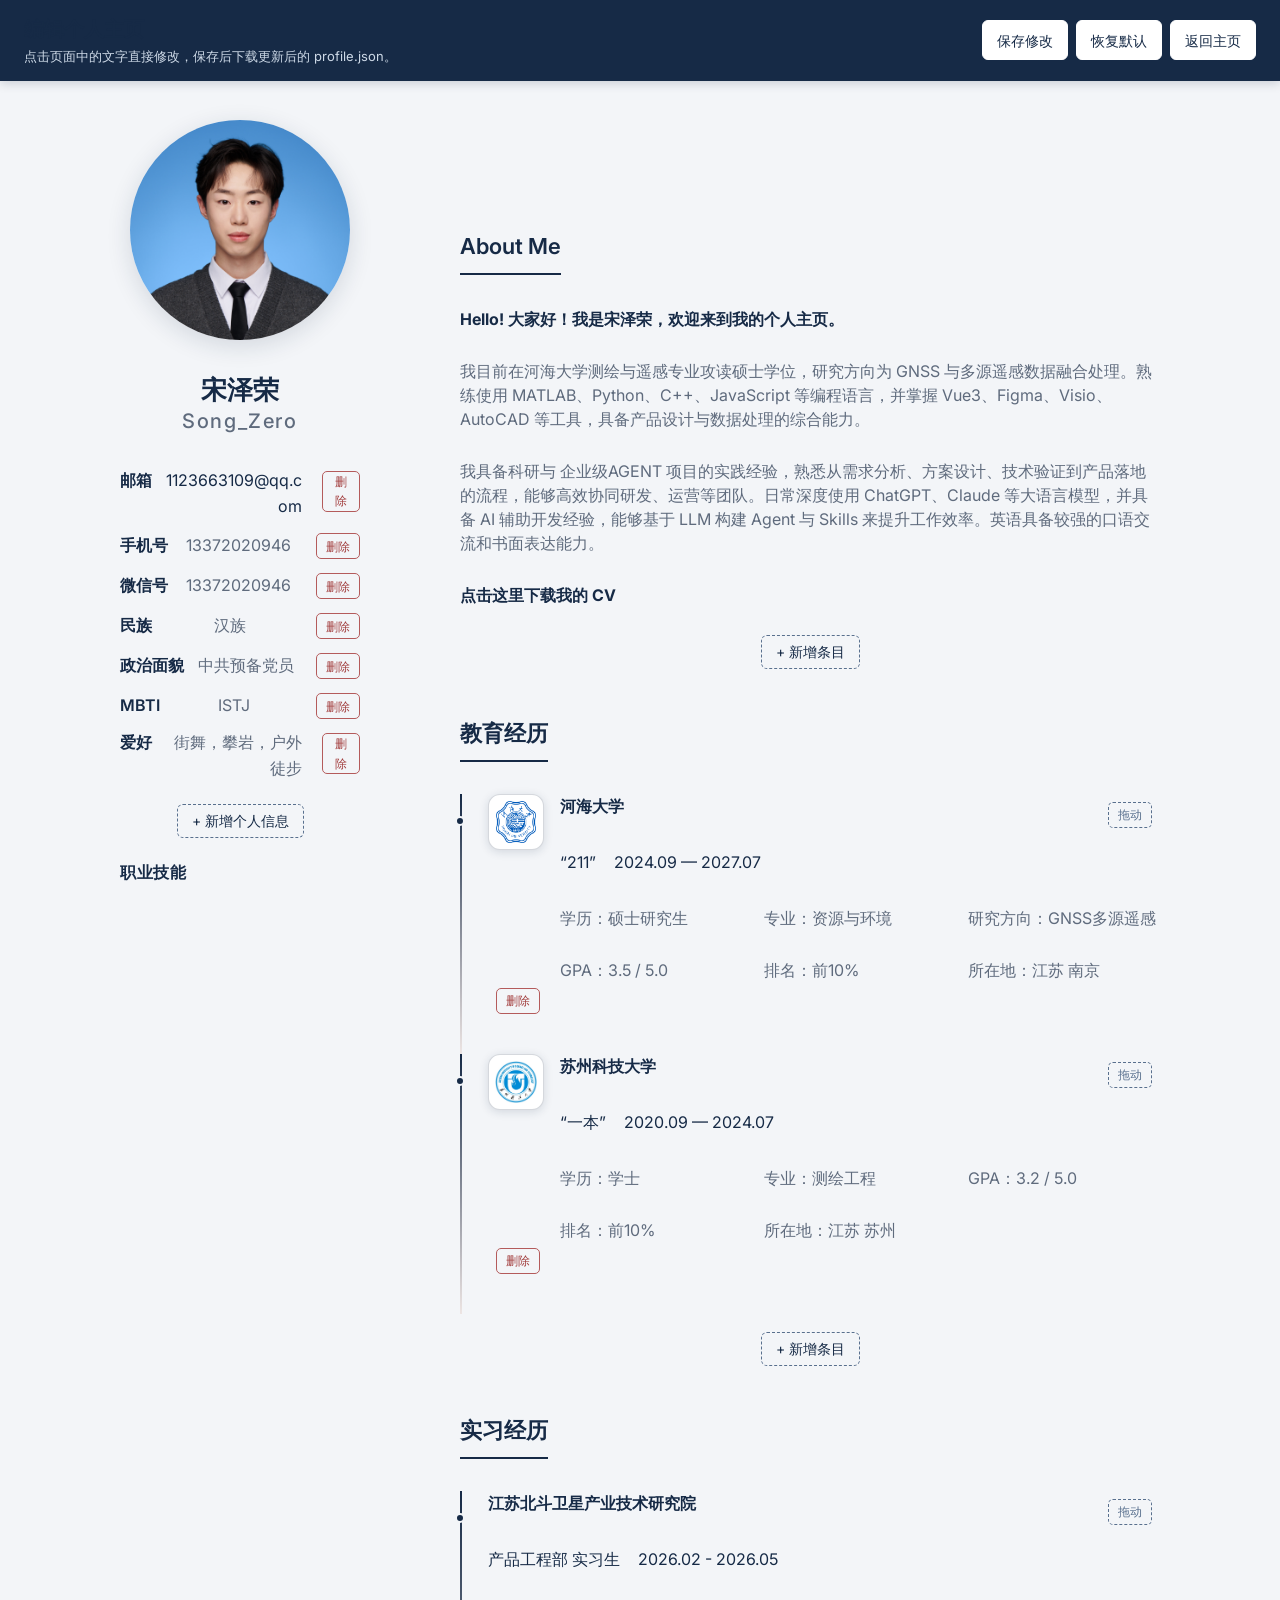
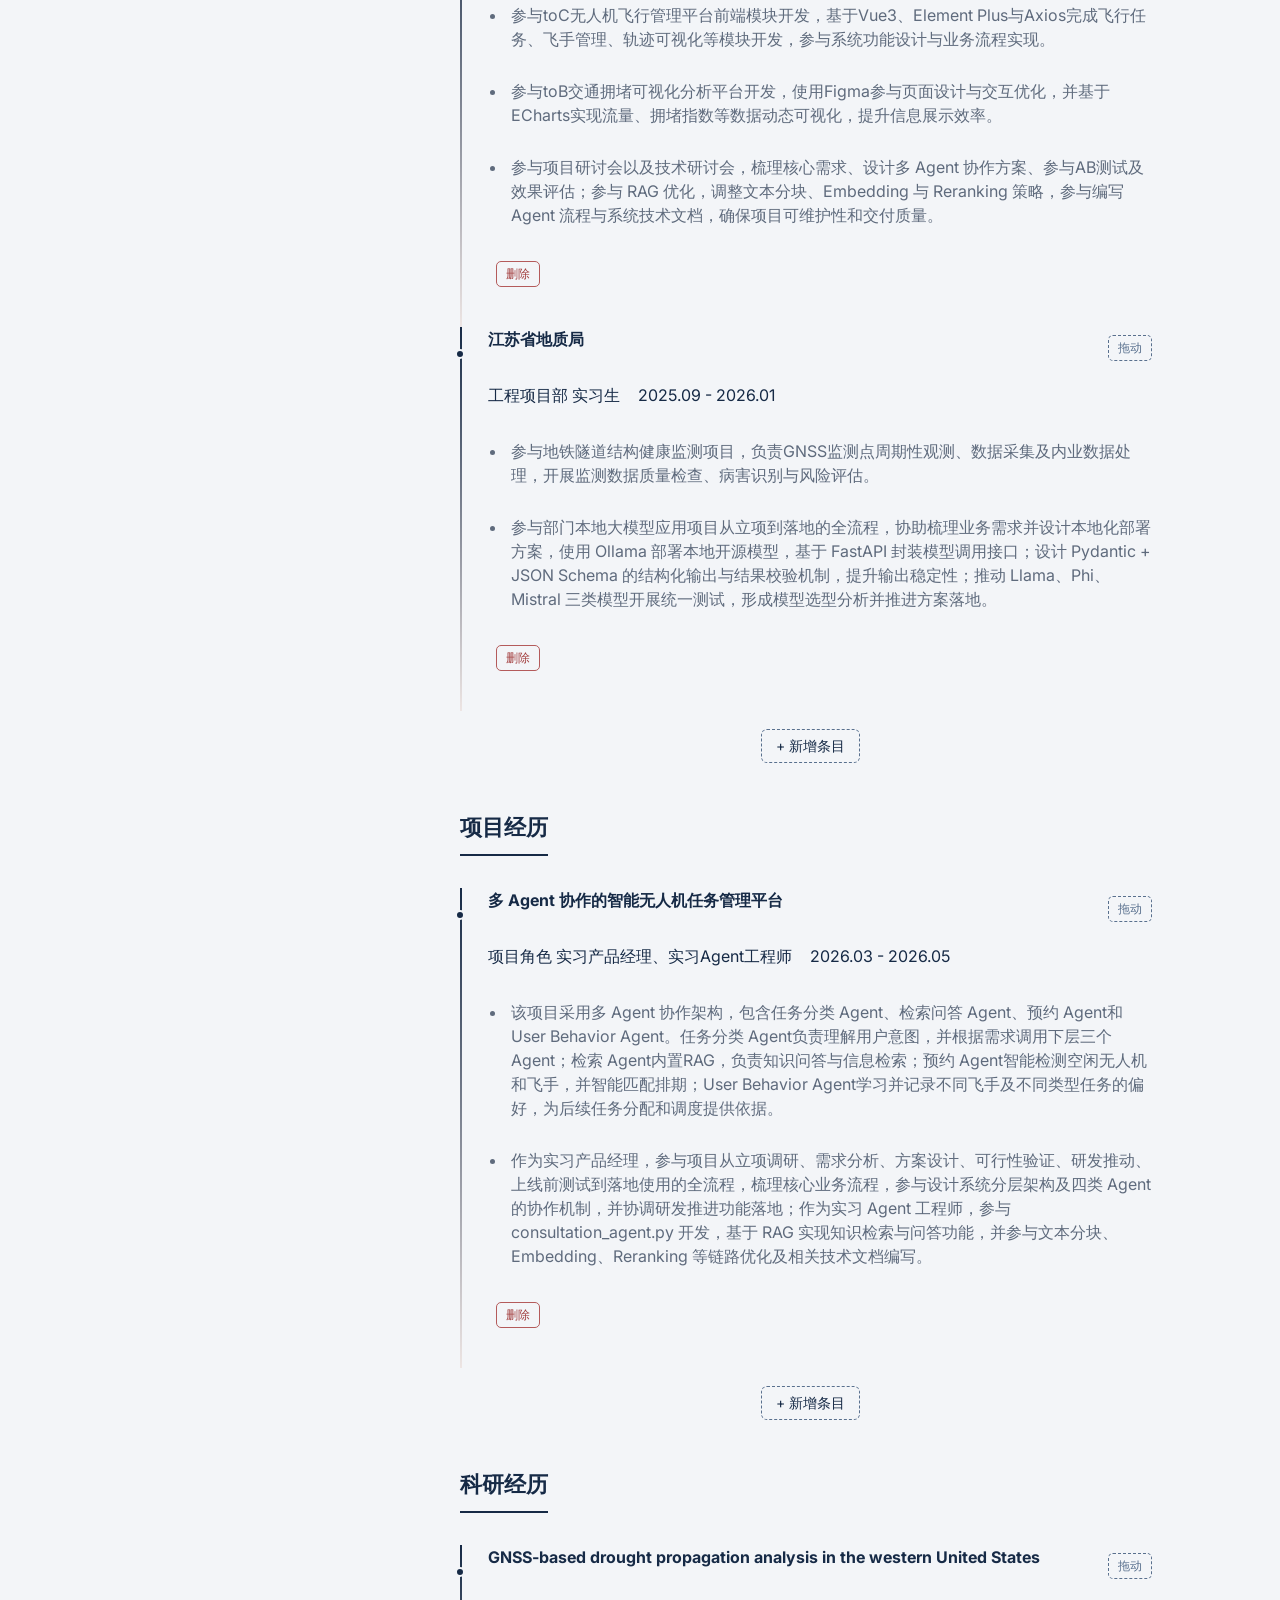
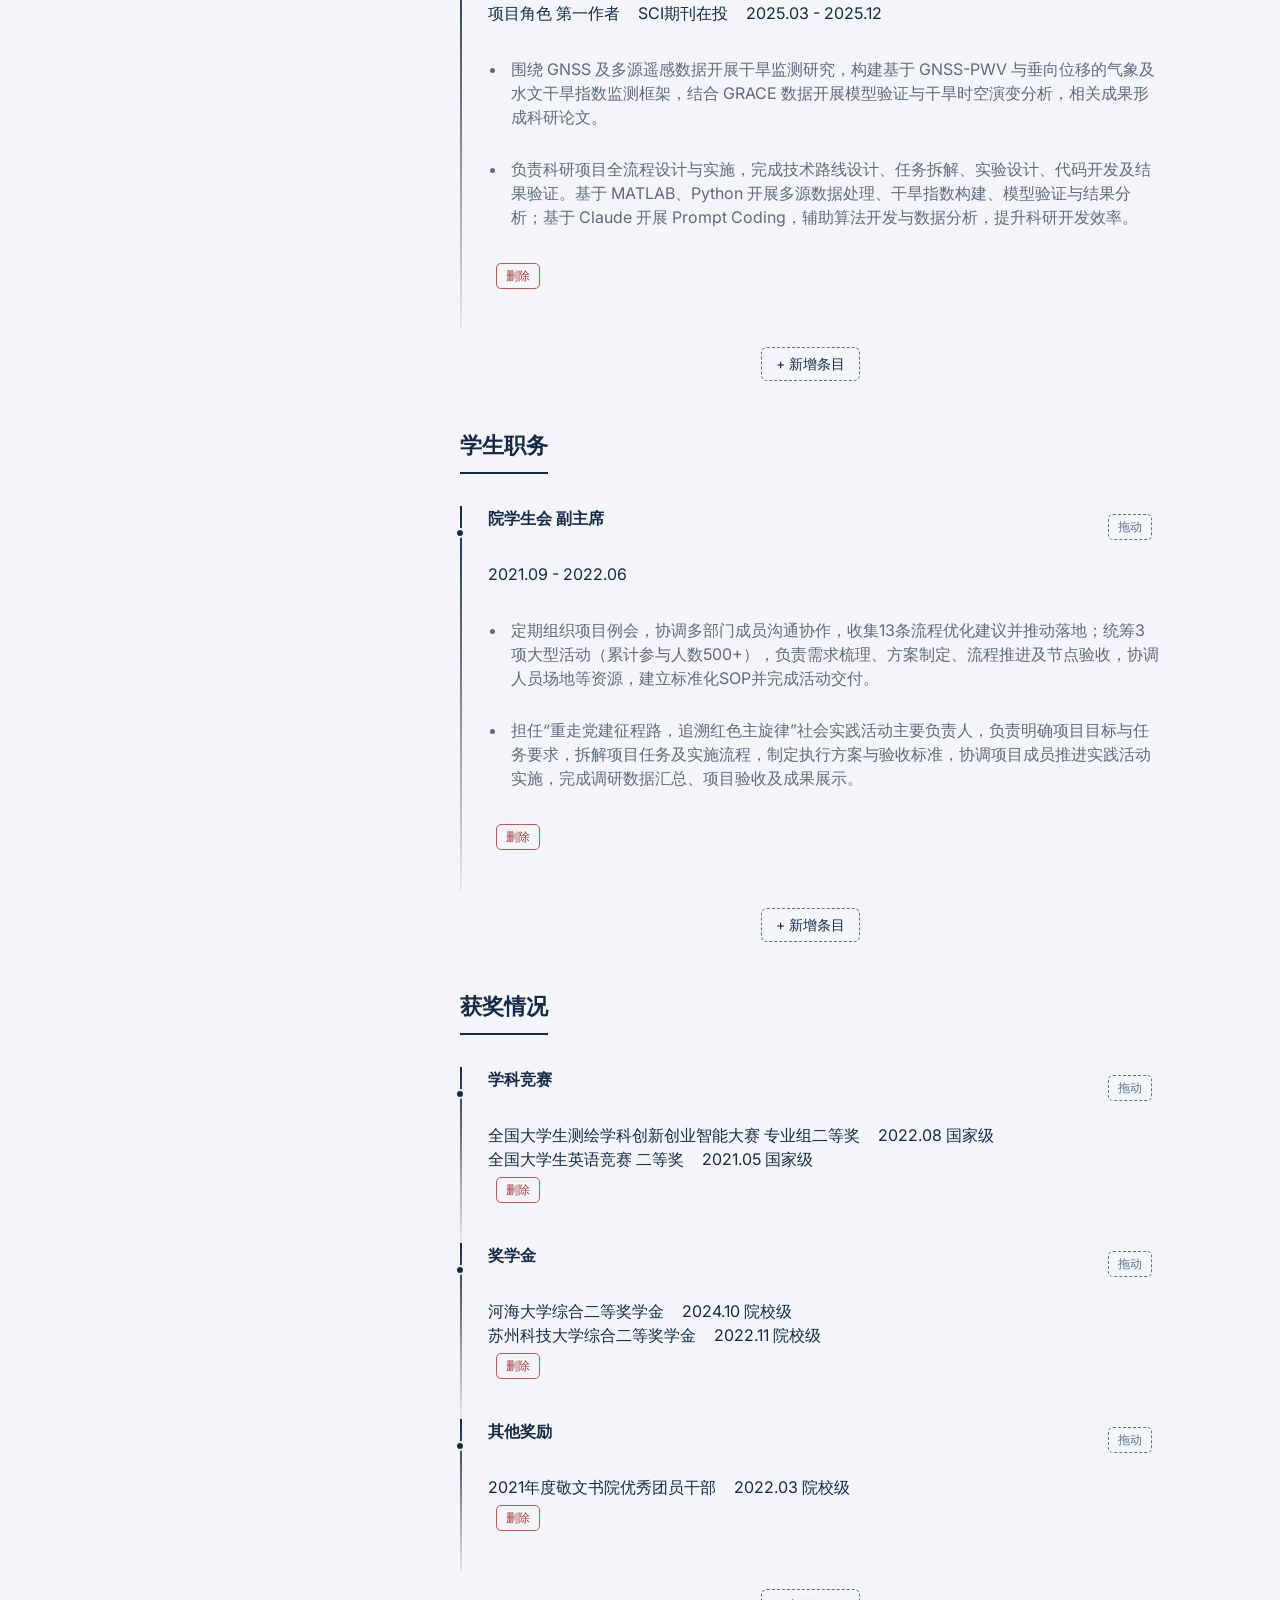
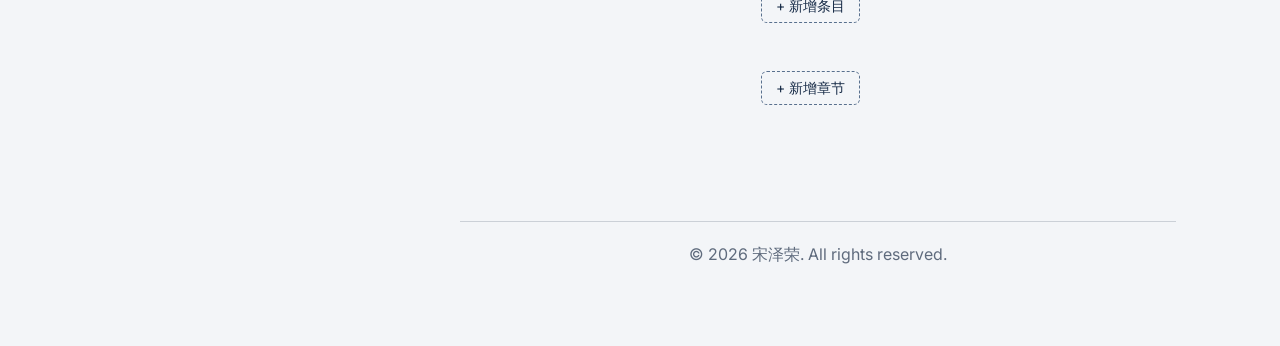
<file: editor.html>
<!DOCTYPE html>
<html lang="zh-CN">
<head>
  <meta charset="UTF-8">
  <meta name="viewport" content="width=device-width, initial-scale=1">
  <title>编辑个人主页 - 宋泽荣</title>
  <link rel="stylesheet" href="assets/css/font_sans_serif.css">
  <link rel="stylesheet" href="assets/css/theme-szero.css">
  <style>
    :root { color: #162a46; font-family: "Inter", "Microsoft YaHei", sans-serif; background: #edf1f5; }
    * { box-sizing: border-box; }
    body { margin: 0; }
    .editor-bar { position: sticky; top: 0; z-index: 2000; display: flex; align-items: center; justify-content: space-between; gap: 16px; padding: 14px 24px; background: #162a46; color: #fff; box-shadow: 0 2px 10px rgba(22, 42, 70, .2); }
    .editor-title { margin: 0; font-size: 20px; }
    .editor-help { margin: 3px 0 0; color: #cdd9e7; font-size: 13px; }
    .editor-actions { display: flex; gap: 8px; }
    .editor-actions button, .editor-actions a { display: inline-flex; align-items: center; justify-content: center; min-height: 40px; padding: 0 14px; border: 1px solid #fff; border-radius: 6px; background: #fff; color: #162a46 !important; cursor: pointer; font: inherit; font-size: 14px; text-decoration: none; }
    .editor-actions button:hover, .editor-actions a:hover { background: #dce7f2; color: #162a46 !important; filter: none !important; }
    .editor-status { min-height: 20px; margin: 12px auto -4px; width: min(1120px, calc(100% - 32px)); color: #356047; font-size: 14px; }
    .editor-status.error { color: #a23d3d; }
    .save-modal[hidden] { display: none; }
    .save-modal { position: fixed; inset: 0; z-index: 3000; display: grid; place-items: center; padding: 20px; background: rgba(12, 25, 43, .42); }
    .save-modal-card { width: min(420px, 100%); padding: 26px; border: 1px solid #d7dde6; border-radius: 10px; background: #fff; color: #162a46; box-shadow: 0 12px 36px rgba(22, 42, 70, .24); text-align: center; }
    .save-modal-card h2 { margin: 0 0 10px; font-size: 21px; }
    .save-modal-card p { margin: 0 0 20px; color: #526176; font-size: 14px; }
    .save-modal-card button { min-height: 40px; padding: 0 18px; border: 1px solid #162a46; border-radius: 6px; background: #162a46; color: #fff; cursor: pointer; font: inherit; font-size: 14px; }
    .save-modal-card button:hover { background: #294466; }
    #editorSurface { width: min(1120px, 100%); min-height: calc(100vh - 110px); margin: 0 auto; padding: 1px 0 40px; outline: 3px solid transparent; }
    #editorSurface .section { opacity: 1; transform: none; }
    #editorSurface .editor-add-control { position: relative; z-index: 10; display: flex; justify-content: center; margin: 18px 0 4px; pointer-events: auto; }
    #editorSurface .editor-add-control button { position: relative; z-index: 11; min-height: 34px; padding: 0 14px; border: 1px dashed #59708e; border-radius: 6px; background: transparent; color: #162a46; cursor: pointer; font: inherit; font-size: 14px; pointer-events: auto; }
    #editorSurface .editor-add-control button:hover { background: #dce7f2; }
    #editorSurface .editor-delete-control { position: relative; z-index: 10; display: inline-flex; margin: 6px 0 0 8px; pointer-events: auto; vertical-align: middle; }
    #editorSurface .editor-delete-control button { min-height: 26px; padding: 0 9px; border: 1px solid #b45b5b; border-radius: 5px; background: transparent; color: #a23d3d; cursor: pointer; font: inherit; font-size: 12px; pointer-events: auto; }
    #editorSurface .editor-delete-control button:hover { background: #fbe8e8; }
    #editorSurface .editor-drag-handle { position: absolute; top: 8px; right: 8px; z-index: 100; display: inline-flex; align-items: center; justify-content: center; min-width: 44px; min-height: 26px; padding: 0 9px; border: 1px dashed #59708e; border-radius: 5px; background: transparent; color: #59708e; cursor: grab; font: inherit; font-size: 12px; user-select: none; pointer-events: auto; touch-action: none; }
    #editorSurface .editor-drag-handle[contenteditable="false"] { pointer-events: auto; }
    #editorSurface .editor-drag-handle:active { cursor: grabbing; }
    #editorSurface .timeline-item { position: relative; }
    #editorSurface .editor-new-section { margin-top: 24px; padding-top: 22px; border-top: 2px dashed #9aabc0; }
    #editorSurface:focus-within { outline-color: rgba(22, 42, 70, .12); }
    #editorSurface [contenteditable="false"] { pointer-events: none; }
    #editorSurface a { cursor: text; }
    @media (max-width: 700px) {
      .editor-bar { align-items: flex-start; flex-direction: column; padding: 12px 16px; }
      .editor-actions { width: 100%; }
      .editor-actions button, .editor-actions a { flex: 1; text-align: center; }
      #editorSurface { width: 100%; }
    }
  </style>
</head>
<body class="theme-szero">
  <header class="editor-bar">
    <div>
      <h1 class="editor-title">编辑个人主页</h1>
      <p class="editor-help">点击页面中的文字直接修改，保存后下载更新后的 profile.json。</p>
    </div>
    <div class="editor-actions">
      <button class="primary" type="button" id="saveButton">保存修改</button>
      <button type="button" id="resetButton">恢复默认</button>
      <a href="index.html">返回主页</a>
    </div>
  </header>
  <p class="editor-status" id="editorStatus" role="status"></p>
  <div class="save-modal" id="saveModal" hidden role="dialog" aria-modal="true" aria-labelledby="saveModalTitle">
    <div class="save-modal-card">
      <h2 id="saveModalTitle">profile.json 已生成</h2>
      <p>请用下载的文件替换项目根目录中的 profile.json。</p>
      <button type="button" id="closeSaveModal">知道了</button>
    </div>
  </div>
  <main id="editorSurface" contenteditable="true" spellcheck="true" aria-label="个人主页编辑区域"></main>

  <script src="assets/js/profile.js"></script>
  <script src="assets/js/homepage-renderer.js"></script>
  <script>
    (function() {
      var surface = document.getElementById('editorSurface');
      var status = document.getElementById('editorStatus');
      var saveModal = document.getElementById('saveModal');
      var profile;
      var dragState = null;

      function showStatus(message, isError) {
        status.textContent = message;
        status.classList.toggle('error', Boolean(isError));
      }

      function showSaveModal() {
        saveModal.hidden = false;
        document.getElementById('closeSaveModal').focus();
      }

      function addControl(label, handler, className) {
        var wrapper = document.createElement('div');
        var button = document.createElement('button');
        wrapper.className = className || 'editor-add-control';
        wrapper.setAttribute('contenteditable', 'false');
        button.type = 'button';
        button.textContent = '+ ' + label;
        button.addEventListener('click', function(event) {
          event.preventDefault();
          event.stopPropagation();
          handler();
        });
        wrapper.appendChild(button);
        return wrapper;
      }

      function addDeleteControl(target, label) {
        var control = addControl('删除', function() {
          target.remove();
          showStatus('已删除' + (label || '条目') + '。点击“保存修改”后生效。', false);
        }, 'editor-delete-control');
        control.querySelector('button').textContent = '删除';
        target.appendChild(control);
      }

      function addDragHandle(entry) {
        if (entry.querySelector('.editor-drag-handle')) return;
        var handle = document.createElement('span');
        handle.className = 'editor-drag-handle';
        handle.setAttribute('contenteditable', 'false');
        handle.setAttribute('draggable', 'false');
        handle.setAttribute('title', '拖动调整条目顺序');
        handle.textContent = '拖动';
        handle.addEventListener('pointerdown', function(event) {
          if (event.button !== 0) return;
          event.preventDefault();
          event.stopPropagation();
          dragState = { entry: entry, moved: false };
          entry.classList.add('editor-dragging');
        });
        entry.appendChild(handle);
      }

      document.addEventListener('pointermove', function(event) {
        if (!dragState) return;
        if (Math.abs(event.movementX) + Math.abs(event.movementY) > 0) dragState.moved = true;
        if (!dragState.moved) return;
        event.preventDefault();
        var target = document.elementFromPoint(event.clientX, event.clientY);
        target = target && target.closest ? target.closest('.timeline-item') : null;
        surface.querySelectorAll('.editor-drop-target').forEach(function(item) { item.classList.remove('editor-drop-target'); });
        if (target && target.parentElement === dragState.entry.parentElement && target !== dragState.entry) target.classList.add('editor-drop-target');
      });

      document.addEventListener('pointerup', function(event) {
        if (!dragState) return;
        var state = dragState;
        var target = document.elementFromPoint(event.clientX, event.clientY);
        target = target && target.closest ? target.closest('.timeline-item') : null;
        if (state.moved && target && target.parentElement === state.entry.parentElement && target !== state.entry) {
          var targetBox = target.getBoundingClientRect();
          state.entry.parentElement.insertBefore(state.entry, event.clientY < targetBox.top + targetBox.height / 2 ? target : target.nextSibling);
          showStatus('条目顺序已调整，点击“保存修改”后生效。', false);
        }
        state.entry.classList.remove('editor-dragging');
        surface.querySelectorAll('.editor-drop-target').forEach(function(item) { item.classList.remove('editor-drop-target'); });
        dragState = null;
      });

      function enableSectionReordering(section) {
        var body = section.querySelector('.section-body');
        if (!body || body.dataset.reorderReady) return;
        body.dataset.reorderReady = 'true';
        body.addEventListener('dragover', function(event) {
          var dragging = body.querySelector('.editor-dragging');
          var target = event.target.closest ? event.target.closest('.timeline-item') : null;
          if (!dragging || !target || target.parentElement !== body || target === dragging) return;
          event.preventDefault();
          target.classList.add('editor-drop-target');
          event.dataTransfer.dropEffect = 'move';
        });
        body.addEventListener('dragleave', function(event) {
          var target = event.target.closest ? event.target.closest('.timeline-item') : null;
          if (target) target.classList.remove('editor-drop-target');
        });
        body.addEventListener('drop', function(event) {
          var dragging = body.querySelector('.editor-dragging');
          var target = event.target.closest ? event.target.closest('.timeline-item') : null;
          if (!dragging || !target || target.parentElement !== body || target === dragging) return;
          event.preventDefault();
          var targetBox = target.getBoundingClientRect();
          var insertBefore = event.clientY < targetBox.top + targetBox.height / 2;
          body.insertBefore(dragging, insertBefore ? target : target.nextSibling);
          target.classList.remove('editor-drop-target');
          showStatus('条目顺序已调整，点击“保存修改”后生效。', false);
        });
      }

      function clearEntry(entry, isEducation) {
        var title = entry.querySelector('.exp-title strong');
        if (title) title.textContent = '新条目';
        var metaSpans = entry.querySelectorAll('.exp-meta span');
        if (metaSpans.length) {
          metaSpans[0].textContent = '补充信息';
          if (metaSpans[1]) metaSpans[1].textContent = '时间';
        } else {
          var meta = entry.querySelector('.exp-meta');
          if (meta) meta.textContent = '时间';
        }
        entry.querySelectorAll('.experience-steps li').forEach(function(item) { item.textContent = '请填写条目内容'; });
        entry.querySelectorAll('.edu-item').forEach(function(item, index) { item.textContent = ['学历：请填写', '专业：请填写', '研究方向：请填写', 'GPA：请填写', '排名：请填写', '所在地：请填写'][index] || '请填写'; });
        if (!entry.querySelector('.experience-steps') && !entry.querySelector('.edu-detail-grid') && !entry.querySelector('.award-group')) {
          var content = entry.querySelector('.experience-content');
          var list = document.createElement('ul');
          list.className = 'experience-steps';
          list.innerHTML = '<li>请填写条目内容</li>';
          content.appendChild(list);
        }
        return entry;
      }

      function createEntry(section) {
        var existing = section.querySelector('.timeline-item');
        if (!existing) return null;
        var entry = existing.cloneNode(true);
        entry.querySelectorAll('.editor-add-control, .editor-delete-control').forEach(function(control) { control.remove(); });
        entry.querySelectorAll('img').forEach(function(image) { image.remove(); });
        if (section.id === 'awards') {
          entry.querySelectorAll('.award-group .exp-meta').forEach(function(meta, index) {
            var spans = meta.querySelectorAll('span');
            if (spans[0]) spans[0].textContent = '新奖项';
            if (spans[1]) spans[1].textContent = '时间 级别';
            if (index > 0) meta.remove();
          });
        } else {
          clearEntry(entry, section.id === 'education');
        }
        return entry;
      }

      function addSectionEntry(section) {
        var entry = createEntry(section);
        if (!entry) return;
        addDragHandle(entry);
        addDeleteControl(entry, '条目');
        section.querySelector('.section-body').insertBefore(entry, section.querySelector('.editor-add-control'));
        showStatus('已新增条目，请直接编辑其中的文字。', false);
      }

      function addNewSection() {
        var content = surface.querySelector('.content');
        var section = document.createElement('div');
        var sectionBody = document.createElement('div');
        var card = document.createElement('div');
        section.className = 'section editor-new-section';
        section.id = 'custom-section-' + Date.now();
        section.innerHTML = '<h2 class="section-title">新章节</h2>';
        sectionBody.className = 'section-body';
        card.className = 'card timeline-item';
        card.innerHTML = '<div class="experience-item"><div class="experience-content"><p class="exp-title"><strong>新条目</strong></p><p class="exp-meta"><span>补充信息</span><span>时间</span></p><ul class="experience-steps"><li>请填写条目内容</li></ul></div></div>';
        addDragHandle(card);
        addDeleteControl(card, '条目');
        sectionBody.appendChild(card);
        section.appendChild(sectionBody);
        sectionBody.appendChild(addControl('新增条目', function() { addSectionEntry(section); }));
        enableSectionReordering(section);
        var newSectionControl = Array.prototype.find.call(content.children, function(child) { return child.classList.contains('editor-add-control'); });
        content.insertBefore(section, newSectionControl || null);
        showStatus('已新增章节，请编辑章节标题和条目内容。', false);
        section.querySelector('.section-title').focus();
      }

      function addSidebarControls() {
        var profileCard = surface.querySelector('.profile-card');
        var meta = surface.querySelector('.profile-meta');
        var skills = surface.querySelector('.skill-card');
        if (meta) meta.appendChild(addControl('新增个人信息', function() {
          var row = meta.querySelector('.meta-row').cloneNode(true);
          row.querySelector('.meta-label').textContent = '新信息';
          row.querySelector('.meta-value').textContent = '请填写';
          addDeleteControl(row, '个人信息');
          meta.insertBefore(row, meta.querySelector('.editor-add-control'));
          showStatus('已新增个人信息，请直接编辑。', false);
        }));
        if (skills) skills.appendChild(addControl('新增技能', function() {
          var row = skills.querySelector('.skill-row').cloneNode(true);
          row.querySelector('.skill-name').textContent = '新技能';
          row.querySelector('.skill-level').textContent = '熟练程度';
          addDeleteControl(row, '技能');
          skills.querySelector('.skill-list').appendChild(row);
          showStatus('已新增技能，请直接编辑。', false);
        }));
      }

      function addEditorControls() {
        surface.querySelectorAll('.editor-add-control, .editor-delete-control').forEach(function(control) { control.remove(); });
        addSidebarControls();
        surface.querySelectorAll('.meta-row').forEach(function(row) { addDeleteControl(row, '个人信息'); });
        surface.querySelectorAll('.skill-row').forEach(function(row) { addDeleteControl(row, '技能'); });
        surface.querySelectorAll('.content > .section').forEach(function(section) {
          var body = section.querySelector('.section-body');
          if (body) {
            section.querySelectorAll('.timeline-item').forEach(function(entry) { addDragHandle(entry); addDeleteControl(entry, '条目'); });
            enableSectionReordering(section);
            body.appendChild(addControl('新增条目', function() { addSectionEntry(section); }));
          }
        });
        var content = surface.querySelector('.content');
        if (content) content.appendChild(addControl('新增章节', addNewSection));
      }

      function readEntry(item, source) {
        var details = Array.prototype.map.call(item.querySelectorAll('.edu-item'), function(detail) { return detail.textContent.trim(); });
        var tags = Array.prototype.map.call(item.querySelectorAll('.exp-meta > span'), function(tag) { return tag.textContent.trim(); });
        if (source.type === 'awards') {
          return { title: item.querySelector('.exp-title') ? item.querySelector('.exp-title').textContent.trim() : '', awards: Array.prototype.map.call(item.querySelectorAll('.award-group .exp-meta'), function(award) { return Array.prototype.map.call(award.querySelectorAll('span'), function(part) { return part.textContent.trim(); }); }) };
        }
        var entry = { title: item.querySelector('.exp-title') ? item.querySelector('.exp-title').textContent.trim() : '', tags: tags, details: details, bullets: Array.prototype.map.call(item.querySelectorAll('.experience-steps li'), function(bullet) { return bullet.textContent.trim(); }) };
        var logo = item.querySelector('.institution-logo');
        if (logo) entry.institutionLogo = logo.getAttribute('src');
        return entry;
      }

      function versionItems(value, version) {
        if (Array.isArray(value)) return value.map(function(item) { return typeof item === 'string' ? item : item[version] || item.a || ''; });
        return value && (value[version] || value.a) || [];
      }

      function serializableProfile() {
        var next = JSON.parse(JSON.stringify(profile));
        var basic = next.basic;
        basic.name = surface.querySelector('.site-name') ? surface.querySelector('.site-name').textContent.trim() : basic.name;
        basic.alias = surface.querySelector('.site-name-sub') ? surface.querySelector('.site-name-sub').textContent.trim() : basic.alias;
        var values = {};
        surface.querySelectorAll('.meta-row').forEach(function(row) { values[row.querySelector('.meta-label').textContent.trim()] = row.querySelector('.meta-value').textContent.trim(); });
        basic.email = values['邮箱'] || basic.email; basic.phone = values['手机号'] || basic.phone; basic.wechat = values['微信号'] || basic.wechat; basic.ethnicity = values['民族'] || basic.ethnicity; basic.politicalStatus = values['政治面貌'] || basic.politicalStatus; basic.mbti = values['MBTI'] || basic.mbti; basic.interests = values['爱好'] || basic.interests;
        next.about.intro = surface.querySelector('.about-intro') ? surface.querySelector('.about-intro').textContent.trim() : next.about.intro;
        var aboutDetails = Array.prototype.map.call(surface.querySelectorAll('.about-detail'), function(detail) { return detail.textContent.trim(); });
        next.about.details = { a: aboutDetails, b: (profile.about.details.b || aboutDetails).slice(), c: (profile.about.details.c || aboutDetails).slice() };
        next.skills = Array.prototype.map.call(surface.querySelectorAll('.skill-row'), function(row) { return { name: row.querySelector('.skill-name').textContent.trim(), level: row.querySelector('.skill-level').textContent.trim() }; });
        next.sections = Array.prototype.map.call(surface.querySelectorAll('.content > .section'), function(section) {
          var source = next.sections.find(function(item) { return item.id === section.id; }) || { id: section.id, type: 'experience', entries: [] };
          var originalEntries = source.entries || [];
          source.title = section.querySelector('.section-title').textContent.trim();
          source.entries = Array.prototype.map.call(section.querySelectorAll('.timeline-item'), function(item, index) {
            var original = originalEntries[index] || {};
            var nextEntry = readEntry(item, source);
            if (source.type !== 'awards') {
              var originalBullets = original.bullets || {};
              nextEntry.bullets = { a: nextEntry.bullets, b: originalBullets.b || nextEntry.bullets, c: originalBullets.c || nextEntry.bullets };
            }
            return nextEntry;
          });
          return source;
        });
        next.meta.updatedAt = new Date().toISOString().slice(0, 10);
        return next;
      }

      function downloadProfile() {
        var blob = new Blob([JSON.stringify(serializableProfile(), null, 2)], { type: 'application/json;charset=utf-8' });
        var link = document.createElement('a');
        link.href = URL.createObjectURL(blob);
        link.download = 'profile.json';
        link.click();
        URL.revokeObjectURL(link.href);
      }

      function loadHomepage() {
        return SongZeroProfile.load().then(function(data) {
          profile = data;
          surface.innerHTML = window.SongZeroHomepage.render(profile, 'zh');
          addEditorControls();
          surface.querySelectorAll('a').forEach(function(link) { link.addEventListener('click', function(event) { event.preventDefault(); }); });
        }).catch(function() {
          showStatus('无法读取主页，请通过本地服务器打开编辑页面。', true);
        });
      }

      document.getElementById('saveButton').addEventListener('click', function() {
        downloadProfile();
        showStatus('已下载新的 profile.json，请用它替换项目根目录中的同名文件。', false);
        showSaveModal();
      });

      document.getElementById('closeSaveModal').addEventListener('click', function() {
        saveModal.hidden = true;
      });

      document.getElementById('resetButton').addEventListener('click', function() {
        if (!window.confirm('确定放弃当前编辑内容并重新读取 profile.json 吗？')) return;
        loadHomepage().then(function() { showStatus('已重新读取 profile.json，尚未保存。', false); });
      });

      loadHomepage();
    })();
  </script>
</body>
</html>
</file>
<file: assets/css/font_sans_serif.css>
@import url('https://fonts.googleapis.com/css2?family=Inter:wght@300;400;500;600;700&family=Ubuntu+Mono&display=swap');

body {
  background-color: #fff;
  font: 18px/1.5 "Inter", -apple-system, BlinkMacSystemFont, "Segoe UI", Roboto, Oxygen, Ubuntu, Cantarell, "Helvetica Neue", Arial, sans-serif;
  color: #595959;
  font-weight: 400;
}
</file>
<file: assets/css/theme-szero.css>
﻿/* ============================================
   Szero Homepage
   Warm minimal academic homepage template
   ============================================ */

html {
  scroll-behavior: smooth;
}

body {
  margin: 0;
}

body.theme-szero,
body.theme-szero *,
body.theme-szero *::before,
body.theme-szero *::after {
  box-sizing: border-box;
}

:root {
  --module-gap: 48px;
  --item-gap: 40px;
  --hierarchy-gap: 32px;
  --paragraph-gap: 28px;
  --body-line-height: 1.5;
  --szero-bg: #f3f5f8;
  --szero-text: #162a46;
  --szero-accent: #162a46;
  --szero-secondary: #5f6b7d;
  --szero-border: rgba(22, 42, 70, 0.18);
  --szero-shadow: rgba(22, 42, 70, 0.14);
  --szero-social-bg: #ffffff;
  --szero-social-text: #3a4962;
  --szero-footer-border: rgba(22, 42, 70, 0.18);
}

@media (prefers-color-scheme: dark) {
  :root:not([data-theme="light"]) {
    --szero-bg: #101c2e;
    --szero-text: #edf3f9;
    --szero-accent: #b8b0c1;
    --szero-secondary: #c9ced8;
    --szero-border: rgba(184, 176, 193, 0.22);
    --szero-shadow: rgba(0, 0, 0, 0.28);
    --szero-social-bg: #1a263b;
    --szero-social-text: #edf3f9;
    --szero-footer-border: rgba(184, 176, 193, 0.22);
  }
}

[data-theme="dark"] {
  --szero-bg: #101c2e;
  --szero-text: #edf3f9;
  --szero-accent: #b8b0c1;
  --szero-secondary: #c9ced8;
  --szero-border: rgba(184, 176, 193, 0.22);
  --szero-shadow: rgba(0, 0, 0, 0.28);
  --szero-social-bg: #1a263b;
  --szero-social-text: #edf3f9;
  --szero-footer-border: rgba(184, 176, 193, 0.22);
}

[data-theme="light"] {
  --szero-bg: #f3f5f8;
  --szero-text: #162a46;
  --szero-accent: #162a46;
  --szero-secondary: #5f6b7d;
  --szero-border: rgba(22, 42, 70, 0.18);
  --szero-shadow: rgba(22, 42, 70, 0.14);
  --szero-social-bg: #ffffff;
  --szero-social-text: #3a4962;
  --szero-footer-border: rgba(22, 42, 70, 0.18);
}

body.theme-szero {
  background: var(--szero-bg);
  color: var(--szero-text);
  font-family: "Inter", -apple-system, BlinkMacSystemFont, sans-serif;
  font-size: 16px;
  line-height: var(--body-line-height);
  transition: background-color 0.3s ease, color 0.3s ease, opacity 0.18s ease;
}

body.theme-szero.language-switching {
  opacity: 0;
}

body.theme-szero a {
  color: var(--szero-accent);
  text-decoration: none;
}

body.theme-szero a:hover {
  filter: brightness(1.15);
}

body.theme-szero .top-nav {
  position: fixed;
  top: 0;
  left: 0;
  right: 0;
  height: 60px;
  display: flex;
  justify-content: center;
  align-items: center;
  background: var(--szero-bg);
  border-bottom: 1px solid var(--szero-footer-border);
  z-index: 1000;
}

body.theme-szero .nav-container {
  width: 100%;
  max-width: 1120px;
  padding: 0 40px;
  display: flex;
  align-items: center;
  justify-content: space-between;
}

body.theme-szero .nav-left a {
  color: var(--szero-text);
  font-size: 18px;
  font-weight: 600;
}

body.theme-szero .theme-toggle {
  border: none;
  background: transparent;
  color: var(--szero-text);
  width: 40px;
  height: 40px;
  border-radius: 999px;
  cursor: pointer;
  font-size: 18px;
  transition: background-color 0.2s ease, color 0.2s ease;
}

body.theme-szero .theme-toggle:hover {
  background: var(--szero-border);
  color: var(--szero-accent);
}

body.theme-szero .wrapper {
  width: 100%;
  max-width: 1120px;
  margin: 0 auto;
  display: flex;
  flex-wrap: wrap;
  align-items: flex-start;
  min-height: 100vh;
}

body.theme-szero .sidebar {
  width: 320px;
  flex-shrink: 0;
  position: fixed;
  top: 60px;
  left: calc(50% - 560px);
  height: calc(100vh - 60px);
  overflow-y: auto;
  text-align: center;
  box-sizing: border-box;
  display: flex;
  flex-direction: column;
  justify-content: flex-start;
  align-items: center;
  padding-top: 60px;
  z-index: 100;
}

body.theme-szero .profile-card {
  width: 100%;
  padding: 0 20px;
  text-align: center;
}

body.theme-szero .image.avatar {
  display: block;
  margin: 0 auto 28px;
}

body.theme-szero .image.avatar img {
  width: 220px;
  height: 220px;
  border-radius: 50%;
  object-fit: cover;
  box-shadow: 0 6px 24px var(--szero-shadow);
}

body.theme-szero .site-name {
  margin: 0 0 8px;
  color: var(--szero-text);
  font-size: 26px;
  line-height: 1.2;
}

body.theme-szero .site-name-sub {
  margin-top: -4px;
  font-size: 20px;
  font-weight: 500;
  letter-spacing: 0.08em;
  color: var(--szero-secondary);
}

body.theme-szero .social-icons {
  display: flex;
  justify-content: center;
  gap: 12px;
  flex-wrap: wrap;
}

body.theme-szero .social-icons a {
  width: 40px;
  height: 40px;
  display: inline-flex;
  align-items: center;
  justify-content: center;
  border-radius: 50%;
  background: var(--szero-social-bg);
  color: var(--szero-social-text) !important;
  box-shadow: 0 2px 8px rgba(61, 57, 41, 0.08);
  transition: transform 0.2s ease, background-color 0.2s ease, color 0.2s ease;
}

body.theme-szero .social-icons a:hover {
  background: var(--szero-accent);
  color: #fff !important;
  transform: translateY(-2px);
}

body.theme-szero .profile-meta {
  width: 240px;
  margin: 28px auto 0;
  padding: 0;
  border: none;
  border-radius: 0;
  background: transparent;
  text-align: left;
}

body.theme-szero .profile-meta.no-card {
  border: none;
  border-radius: 0;
  background: transparent;
  padding: 0;
}

body.theme-szero .meta-row {
  display: flex;
  justify-content: space-between;
  align-items: baseline;
  gap: 12px;
  padding: 4px 0;
  border-bottom: none;
  font-size: 16px;
  line-height: 1.6;
}

body.theme-szero .meta-label {
  color: var(--szero-text);
  font-weight: 600;
  white-space: nowrap;
}

body.theme-szero .meta-value {
  color: var(--szero-secondary);
  text-align: right;
  word-break: break-word;
}

body.theme-szero .skill-card {
  margin: 22px auto 0;
  width: 240px;
  padding: 0;
  border: none;
  border-radius: 0;
  color: var(--szero-secondary);
  text-align: left;
}

body.theme-szero .skill-card-title {
  margin-bottom: 12px;
  font-size: 16px;
  font-weight: 700;
  color: var(--szero-accent);
  letter-spacing: 0.04em;
  text-transform: none;
}

body.theme-szero .skill-list {
  display: flex;
  flex-direction: column;
  gap: 6px;
}

body.theme-szero .skill-row {
  display: flex;
  justify-content: space-between;
  align-items: baseline;
  gap: 12px;
  font-size: 16px;
  line-height: 1.6;
}

body.theme-szero .skill-name {
  color: var(--szero-text);
  font-weight: 500;
}

body.theme-szero .skill-level {
  color: var(--szero-secondary);
  text-align: right;
  font-weight: 500;
}

body.theme-szero .content {
  flex: 1;
  min-width: 0;
  margin-left: 320px;
  padding: 120px 40px 80px 60px;
}

body.theme-szero .section {
  margin-bottom: var(--module-gap);
  opacity: 0;
  transform: translateY(12px);
  transition: opacity 0.45s ease, transform 0.45s ease;
}

body.theme-szero .section.visible {
  opacity: 1;
  transform: translateY(0);
}

body.theme-szero .section-title {
  display: inline-block;
  margin: 0 0 var(--hierarchy-gap);
  padding-bottom: 10px;
  border-bottom: 2px solid var(--szero-accent);
  color: var(--szero-accent);
  font-size: 22px;
  font-weight: 600;
}

body.theme-szero .section-body p:not(.exp-title):not(.exp-meta) {
  margin: 0 0 var(--paragraph-gap);
}

body.theme-szero .about-intro {
  margin: 0 0 var(--paragraph-gap);
  font-size: 16px;
  font-weight: 700;
  line-height: var(--body-line-height);
  color: var(--szero-text);
}

body.theme-szero .about-detail {
  margin: 0 0 var(--paragraph-gap);
  font-size: 16px;
  color: var(--szero-secondary);
  line-height: var(--body-line-height);
}

body.theme-szero .about-link {
  margin-top: 10px;
}

body.theme-szero .card {
  background: transparent;
  padding: 0;
  box-shadow: none;
}

body.theme-szero .timeline-item {
  position: relative;
  margin-left: 20px;
  padding-left: 8px;
  padding-bottom: var(--item-gap);
}

body.theme-szero .timeline-item::before {
  content: "";
  position: absolute;
  left: -20px;
  top: 0;
  bottom: 0;
  width: 2px;
  background: linear-gradient(to bottom, var(--szero-accent), rgba(194, 113, 79, 0.12));
}

body.theme-szero .timeline-item:last-child::before {
  bottom: 50%;
}

body.theme-szero .timeline-item::after {
  content: "";
  position: absolute;
  left: -25px;
  top: 22px;
  width: 10px;
  height: 10px;
  border-radius: 50%;
  background: var(--szero-accent);
  border: 2px solid var(--szero-bg);
}

body.theme-szero .experience-item {
  display: flex;
  align-items: flex-start;
  gap: 16px;
}

body.theme-szero .institution-logo {
  width: 56px;
  height: 56px;
  flex-shrink: 0;
  display: block;
  padding: 6px;
  border-radius: 12px;
  background: #ffffff;
  object-fit: contain;
  overflow: hidden;
  box-sizing: border-box;
  border: 1px solid var(--szero-border);
  box-shadow: 0 2px 10px var(--szero-shadow);
}

body.theme-szero .experience-content {
  flex: 1;
  display: flex;
  flex-direction: column;
  gap: var(--hierarchy-gap);
}

body.theme-szero .experience-content > p:not(.exp-title):not(.exp-meta) {
  margin: 0;
}

body.theme-szero .exp-title {
  margin: 0;
  font-size: 16px;
  font-weight: 700;
  color: var(--szero-text);
  line-height: var(--body-line-height);
}

body.theme-szero .exp-meta {
  display: flex;
  flex-wrap: wrap;
  gap: 10px 18px;
  margin: 0;
  font-size: 16px;
  font-weight: 400;
  color: var(--szero-text);
  line-height: var(--body-line-height);
}

body.theme-szero .edu-meta {
  margin-bottom: 0;
}

body.theme-szero .edu-detail-grid {
  display: flex;
  flex-direction: column;
  gap: var(--paragraph-gap);
  margin: 0;
  font-size: 16px;
  line-height: var(--body-line-height);
  color: var(--szero-secondary);
}

body.theme-szero .edu-detail-row {
  display: grid;
  grid-template-columns: repeat(3, minmax(0, 1fr));
  column-gap: 12px;
  row-gap: var(--paragraph-gap);
  min-height: 22px;
}

body.theme-szero .edu-row-1 {
  grid-template-columns: repeat(3, minmax(0, 1fr));
}

body.theme-szero .edu-row-2 {
  grid-template-columns: repeat(3, minmax(0, 1fr));
}

body.theme-szero .edu-item {
  display: inline-flex;
  align-items: baseline;
  gap: 4px;
  min-width: 0;
  white-space: nowrap;
}

html[lang="en"] body.theme-szero .edu-detail-row {
  grid-template-columns: minmax(0, 1fr) minmax(0, 1.2fr) minmax(0, 1.6fr);
  column-gap: 10px;
}

html[lang="en"] body.theme-szero .edu-item {
  white-space: normal;
  overflow-wrap: break-word;
}

body.theme-szero .edu-label {
  color: var(--szero-text);
  font-weight: 500;
  white-space: nowrap;
}

body.theme-szero .experience-steps {
  margin: 0;
  padding-left: 1.2em;
  line-height: var(--body-line-height);
  color: var(--szero-secondary);
  font-size: 16px;
  font-weight: 400;
}

body.theme-szero .experience-steps li {
  margin-bottom: var(--paragraph-gap);
  list-style: disc;
  padding-left: 4px;
}

body.theme-szero .exp-period {
  font-size: 16px;
  color: var(--szero-accent);
  font-weight: 500;
}

body.theme-szero .site-footer {
  width: 100%;
  flex-basis: 100%;
  padding: 32px 24px 40px 380px;
  text-align: center;
}

body.theme-szero .site-footer p {
  margin: 0;
  padding-top: 20px;
  border-top: 1px solid var(--szero-footer-border);
  color: var(--szero-secondary);
  font-size: 16px;
  line-height: var(--body-line-height);
}

body.theme-szero .back-to-top {
  position: fixed;
  right: 24px;
  bottom: 24px;
  z-index: 900;
  display: grid;
  width: 42px;
  height: 42px;
  place-items: center;
  border: 1px solid var(--szero-border);
  border-radius: 50%;
  background: var(--szero-social-bg);
  color: var(--szero-text);
  cursor: pointer;
  opacity: 0;
  pointer-events: none;
  transform: translateY(8px);
  transition: opacity .2s ease, transform .2s ease, background-color .2s ease;
}

body.theme-szero .back-to-top.is-visible {
  opacity: 1;
  pointer-events: auto;
  transform: translateY(0);
}

body.theme-szero .back-to-top:hover,
body.theme-szero .back-to-top:focus-visible {
  background: var(--szero-accent);
  color: var(--szero-bg);
}

body.theme-szero h1,
body.theme-szero h2,
body.theme-szero h3,
body.theme-szero h4,
body.theme-szero strong {
  color: var(--szero-text);
}

@media (max-width: 1080px) {
  body.theme-szero .nav-container {
    padding: 0 20px;
  }

  body.theme-szero .wrapper {
    flex-direction: column;
    padding: 0 20px;
  }

  body.theme-szero .sidebar {
    position: static;
    left: auto;
    width: 100%;
    height: auto;
    padding-top: 80px;
    overflow: visible;
  }

  body.theme-szero .profile-card {
    padding: 0;
  }

  body.theme-szero .content {
    margin-left: 0;
    padding: 32px 0 48px;
  }

  body.theme-szero .site-footer {
    padding: 32px 0;
  }

  body.theme-szero .site-footer p {
    padding-top: 0;
    border-top: none;
  }
}

@media (max-width: 640px) {
  body.theme-szero .image.avatar img {
    width: 148px;
    height: 148px;
  }

  body.theme-szero .site-name {
    font-size: 26px;
  }

  body.theme-szero .experience-item {
    gap: 12px;
  }

  body.theme-szero .edu-detail-row {
    grid-template-columns: 1fr;
    row-gap: 12px;
  }

  html[lang="en"] body.theme-szero .edu-detail-row {
    grid-template-columns: 1fr;
  }

  body.theme-szero .institution-logo {
    width: 44px;
    height: 44px;
  }

  body.theme-szero .back-to-top {
    right: 16px;
    bottom: 16px;
  }

}

@media (max-width: 480px) {
  body.theme-szero .section {
    margin-bottom: var(--module-gap);
  }

  body.theme-szero .section-title {
    font-size: 18px;
  }

  body.theme-szero .project-card,
  body.theme-szero .exp-detail,
  body.theme-szero .award-text,
  body.theme-szero .pub-content .author,
  body.theme-szero .pub-content .periodical {
    font-size: 16px;
  }
}

body.theme-szero .resume-generator-trigger {
  display: inline-flex;
  align-items: center;
  gap: 8px;
  min-height: 38px;
  padding: 0 14px;
  border: 1px solid var(--szero-border);
  border-radius: 8px;
  background: var(--szero-social-bg);
  color: var(--szero-text);
  cursor: pointer;
  font: inherit;
  font-size: 13px;
  font-weight: 600;
}

body.theme-szero .resume-generator-trigger:hover,
body.theme-szero .resume-primary-button:hover,
body.theme-szero .resume-secondary-button:hover {
  border-color: var(--szero-accent);
  transform: translateY(-1px);
}

body.resume-generator-open { overflow: hidden; }

.resume-generator[hidden] { display: none; }
.resume-generator { position: fixed; inset: 0; z-index: 2000; color: #17243a; }
.resume-generator-backdrop { position: absolute; inset: 0; background: rgba(10, 20, 35, 0.7); backdrop-filter: blur(5px); }
.resume-generator-dialog { position: relative; display: flex; flex-direction: column; width: min(1180px, calc(100% - 32px)); height: min(900px, calc(100% - 32px)); margin: 16px auto; overflow: hidden; border-radius: 14px; background: #eef1f5; box-shadow: 0 24px 80px rgba(0, 0, 0, 0.28); }
.resume-generator-header { display: flex; align-items: flex-start; justify-content: space-between; padding: 24px 28px 18px; background: #17243a; color: #fff; }
.resume-kicker { margin: 0 0 4px; color: #b8c8dc; font-size: 11px; letter-spacing: 0.14em; text-transform: uppercase; }
.resume-generator-header h2 { margin: 0; color: #fff; font-size: 24px; }
.resume-generator-note { margin: 5px 0 0; color: #c8d3e1; font-size: 13px; }
.resume-icon-button { border: 0; background: transparent; color: #fff; cursor: pointer; font-size: 30px; line-height: 1; }
.resume-generator-layout { display: grid; grid-template-columns: 310px minmax(0, 1fr); gap: 22px; min-height: 0; flex: 1; padding: 22px; }
.resume-settings { display: flex; flex-direction: column; gap: 13px; padding: 18px; overflow-y: auto; border: 1px solid #d7dde6; border-radius: 10px; background: #fff; }
.resume-field { display: flex; flex-direction: column; gap: 6px; color: #27364d; font-size: 13px; font-weight: 600; }
.resume-field-full textarea { min-height: 108px; resize: vertical; }
.resume-field b { color: #b04646; }
.resume-field output { float: right; color: #6b788a; font-weight: 400; }
.resume-field input[type="range"] { width: 100%; accent-color: #17243a; }
.resume-field textarea { width: 100%; padding: 10px; border: 1px solid #cfd7e2; border-radius: 6px; color: #17243a; font: inherit; line-height: 1.5; }
.resume-settings-heading { margin-top: 4px; padding-top: 14px; border-top: 1px solid #e2e6ec; color: #17243a; font-size: 13px; font-weight: 700; }
.resume-check { display: flex; align-items: center; gap: 8px; color: #27364d; font-size: 13px; }
.resume-check input { accent-color: #17243a; }
.resume-fit-status { min-height: 20px; margin: 2px 0 0; color: #277252; font-size: 12px; }
.resume-fit-status.is-warning { color: #a66a1e; }
.resume-actions { display: flex; gap: 8px; margin-top: auto; padding-top: 8px; }
.resume-primary-button, .resume-secondary-button { display: inline-flex; align-items: center; justify-content: center; gap: 7px; min-height: 38px; padding: 0 12px; border: 1px solid #17243a; border-radius: 6px; cursor: pointer; font: inherit; font-size: 12px; font-weight: 600; transition: transform .2s ease, border-color .2s ease; }
.resume-primary-button { flex: 1; background: #17243a; color: #fff; }
.resume-secondary-button { background: #fff; color: #17243a; }
.resume-preview-panel { display: flex; flex-direction: column; min-width: 0; min-height: 0; }
.resume-preview-toolbar { display: flex; justify-content: space-between; margin-bottom: 10px; color: #526176; font-size: 12px; font-weight: 600; }
.resume-preview-viewport { display: flex; justify-content: center; min-height: 0; flex: 1; overflow: auto; padding: 18px; border: 1px solid #d7dde6; border-radius: 10px; background: #dfe4eb; }
.resume-sheet { width: 210mm; min-width: 210mm; height: 297mm; min-height: 297mm; overflow: hidden; background: #fff; box-shadow: 0 8px 24px rgba(22, 42, 70, .18); }
.resume-sheet-content { width: 100%; min-height: 100%; padding: var(--resume-margin, 12mm); color: #1d2735; font-family: Arial, "Microsoft YaHei", sans-serif; font-size: var(--resume-font-size, 9.5pt); line-height: var(--resume-line-height, 1.25); transform-origin: top left; }
.resume-sheet-header { display: flex; align-items: flex-start; justify-content: space-between; gap: 18px; padding-bottom: 7px; border-bottom: 2px solid #17243a; }
.resume-sheet-header h1 { margin: 0 0 2px; color: #17243a; font-size: 21pt; line-height: 1.1; }
.resume-sheet-header p { margin: 0; color: #5f6b7d; font-size: 8.5pt; }
.resume-sheet-skills { max-width: 44%; color: #526176; font-size: 8pt; text-align: right; }
.resume-section { margin-top: var(--resume-paragraph-gap, 3pt); }
.resume-section h2 { margin: 0 0 3pt; padding-bottom: 2pt; border-bottom: 1px solid #aeb8c5; color: #17243a; font-size: var(--resume-heading-size, 13pt); line-height: 1.1; }
.resume-bold-titles .resume-section h2, .resume-bold-titles .resume-entry-heading strong { font-weight: 700; }
.resume-summary p { margin: 0; }
.resume-entry { margin-bottom: var(--resume-paragraph-gap, 3pt); }
.resume-entry-heading { display: flex; justify-content: space-between; gap: 10px; line-height: 1.15; }
.resume-entry-heading strong { color: #17243a; font-weight: 500; }
.resume-entry-heading span { flex-shrink: 0; color: #5f6b7d; font-size: .92em; text-align: right; }
.resume-entry ul { margin: 2pt 0 0; padding-left: 15pt; }
.resume-entry li { margin: 0 0 1.5pt; }
.resume-empty-preview { display: grid; min-height: 250px; place-items: center; color: #7b8797; font-size: 14px; }

@media (max-width: 800px) {
  body.theme-szero .resume-generator-trigger span { display: none; }
  body.theme-szero .resume-generator-trigger { padding: 0 11px; }
  .resume-generator-dialog { width: calc(100% - 16px); height: calc(100% - 16px); margin: 8px auto; }
  .resume-generator-layout { grid-template-columns: 1fr; overflow-y: auto; padding: 12px; }
  .resume-settings { overflow: visible; }
  .resume-preview-panel { min-height: 520px; }
}
</file>
